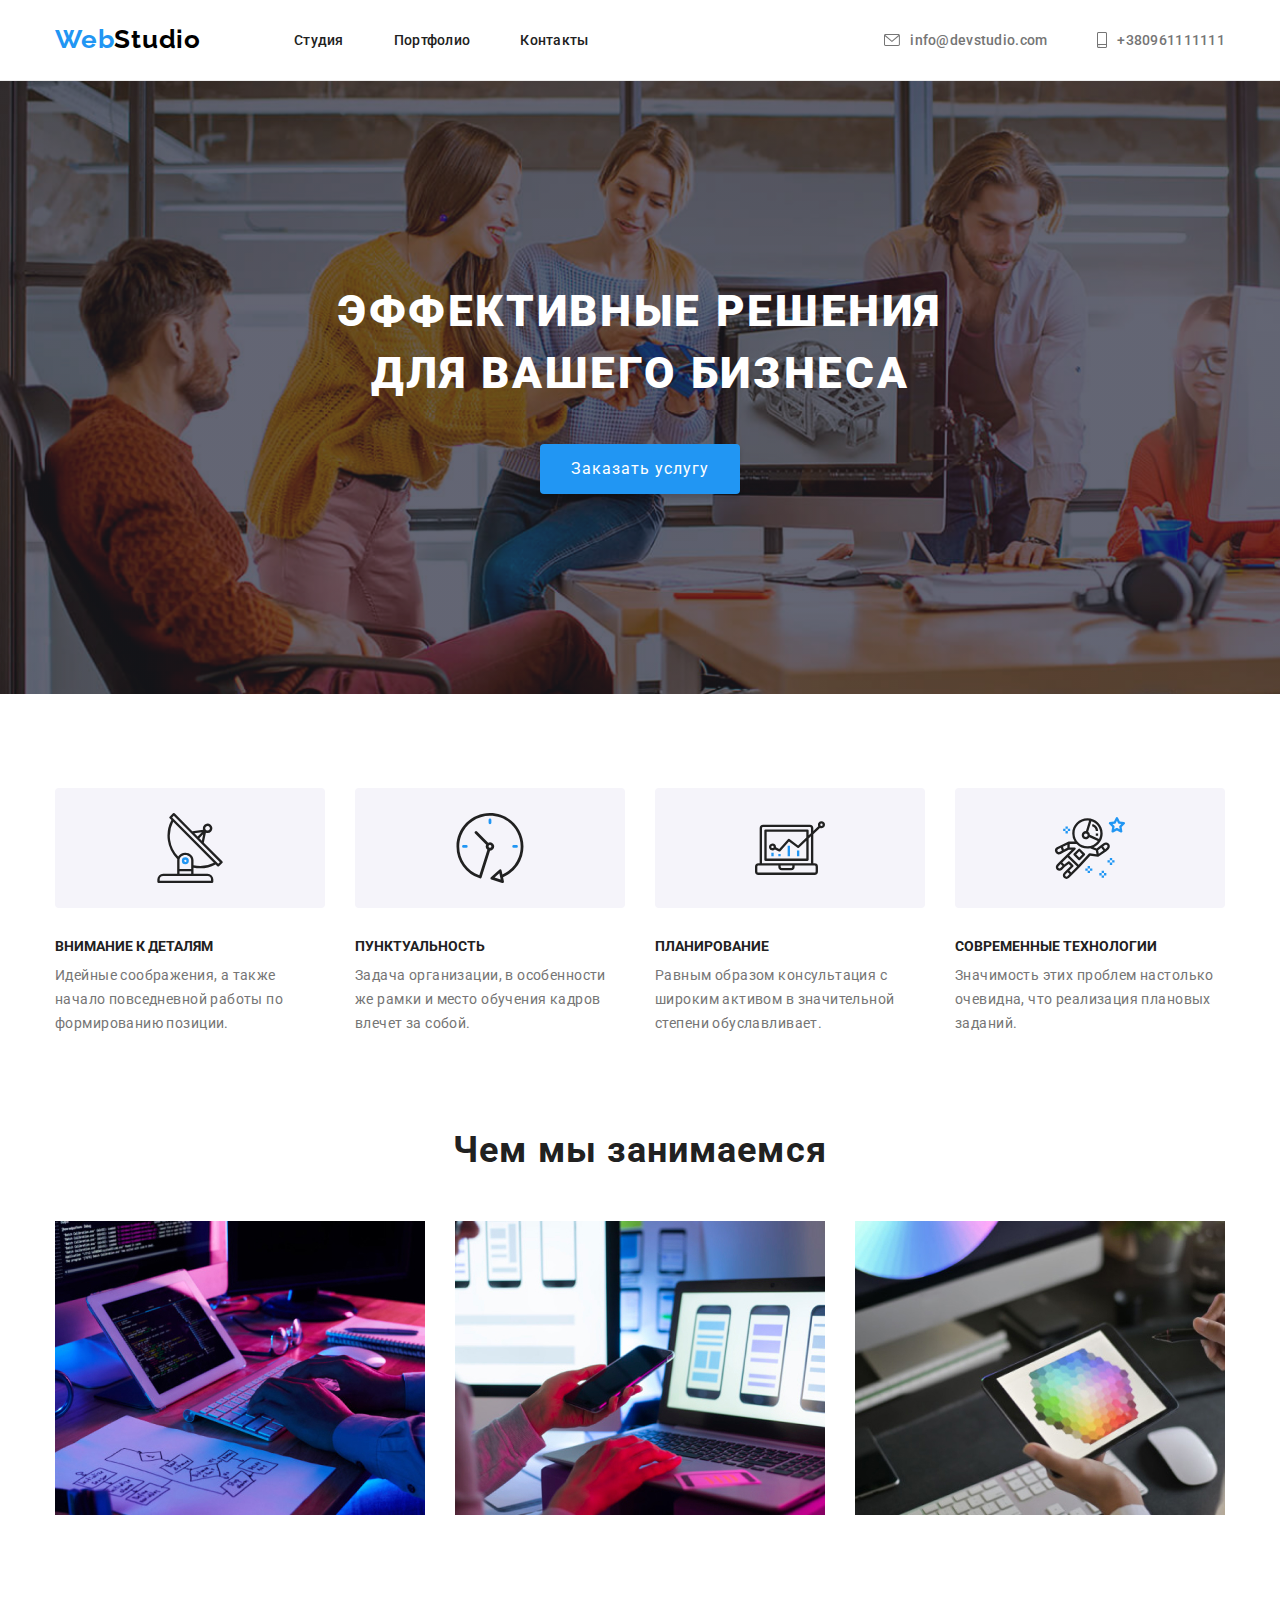
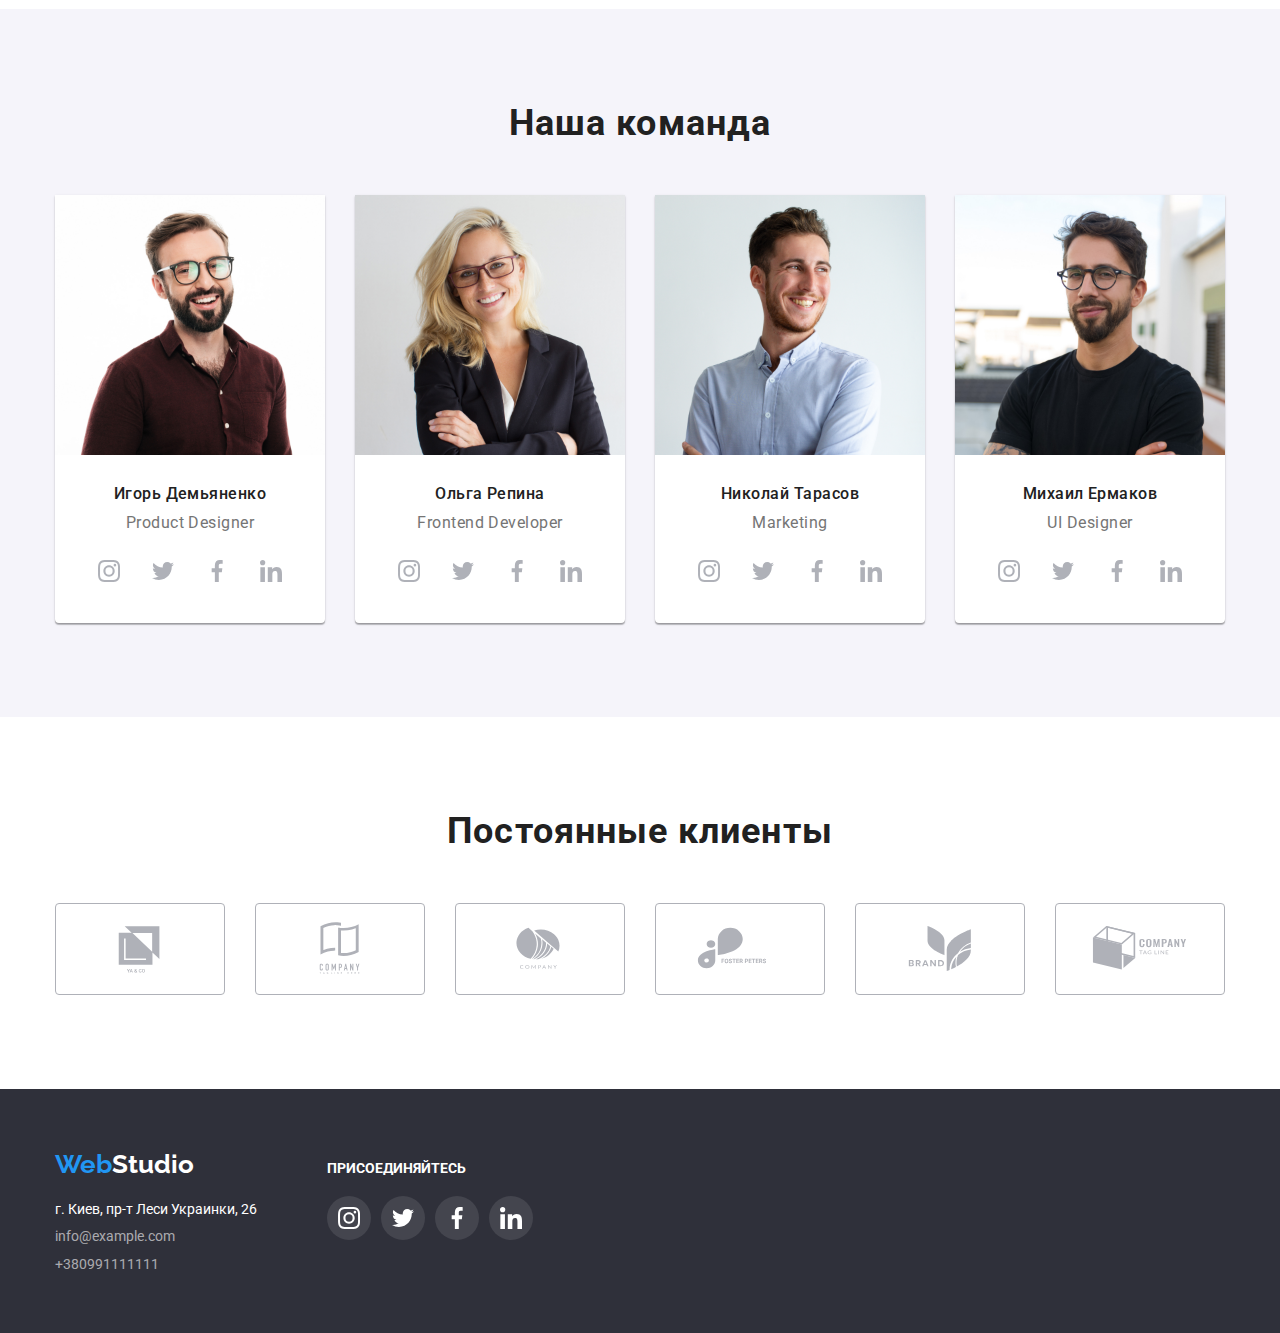
<file: index.html>
<!DOCTYPE html>
<html lang="ru">
  <head>
    <meta charset="utf-8" />
    <title>Студия</title>
    <link rel="preconnect" href="https://fonts.googleapis.com" />
    <link rel="preconnect" href="https://fonts.gstatic.com" crossorigin />
    <link
      href="https://fonts.googleapis.com/css2?family=Raleway:wght@700&family=Roboto:wght@400;500;700;900&display=swap"
      rel="stylesheet"
    />
    <link
      rel="stylesheet"
      href="https://cdnjs.cloudflare.com/ajax/libs/modern-normalize/1.1.0/modern-normalize.min.css"
    />
    <link rel="stylesheet" href="./css/styles.css" />
  </head>

  <body>
    <!--Хедер страницы студиа-->
    <header class="page-header">
      <div class="container maine-nav">
        <a class="logo-header" href="./index.html"
          >Web<samp class="logostudio-header">Studio</samp></a
        >
        <!--Блок навигацыи-->
        <nav>
          <ul class="nav">
            <li class="item">
              <a class="nav-link current" href="./index.html">Студия</a>
            </li>
            <li class="item">
              <a class="nav-link current" href="./portfolio.html">Портфолио</a>
            </li>
            <li class="item"><a class="nav-link" href="">Контакты</a></li>
          </ul>
        </nav>
        <!--Блок контактов хедер-->
        <ul class="contact">
          <li class="item">
            <a class="contact-link" href="mailto:info@devstudio.com"
              ><svg class="icon-contact" width="16" height="12">
                <use href="./images/icon/icons.svg#mail"></use></svg>info@devstudio.com</a>
          </li>
          <li class="item">
            <a class="contact-link" href="tel:+380961111111"
              ><svg class="icon-contact" width="10" height="16">
                <use href="./images/icon/icons.svg#tel"></use></svg>+380961111111</a>
          </li>
        </ul>
      </div>
    </header>

    <main>
      <section class="slogan">
        <h1 class="slogan-text">
          Эффективные решения <br />
          для вашего бизнеса
        </h1>
        <button class="slogan-button" type="button">Заказать услугу</button>
      </section>
      <!--Секцыя приимуществ-->
      <section class="section">
        <div class="container">
          <h2 class="title-benefits">Наши преимущества</h2>
          <ul class="content-list">
            <li class="list">
              <div class="icon-benefits">
                <svg class="content-icon" width="70" height="70">
                  <use href="./images/icon/icons.svg#antenna"></use>
                </svg>
              </div>
              <h3 class="list-title">Внимание к деталям</h3>
              <p class="list-text">
                Идейные соображения, а также начало повседневной работы по
                формированию позиции.
              </p>
            </li>
            <li class="list">
              <div class="icon-benefits">
                <svg class="content-icon" width="70" height="70">
                  <use href="./images/icon/icons.svg#clock"></use>
                </svg>
              </div>
              <h3 class="list-title">Пунктуальность</h3>
              <p class="list-text">
                Задача организации, в особенности же рамки и место обучения
                кадров влечет за собой.
              </p>
            </li>
            <li class="list">
              <div class="icon-benefits">
                <svg class="content-icon" lwidth="70" height="70">
                  <use href="./images/icon/icons.svg#diagram"></use>
                </svg>
              </div>
              <h3 class="list-title">Планирование</h3>
              <p class="list-text">
                Равным образом консультация с широким активом в значительной
                степени обуславливает.
              </p>
            </li>
            <li class="list">
              <div class="icon-benefits">
                <svg class="content-icon" lwidth="70" height="70">
                  <use href="./images/icon/icons.svg#astronaut"></use>
                </svg>
              </div>
              <h3 class="list-title">Современные технологии</h3>
              <p class="list-text">
                Значимость этих проблем настолько очевидна, что реализация
                плановых заданий.
              </p>
            </li>
          </ul>
        </div>
      </section>

      <!--Фото деятельности-->
      <section class="work section">
        <div class="container">
          <h2 class="work-title">Чем мы занимаемся</h2>
          <ul class="work-list">
            <li class="list-work">
              <img
                src="./images/whatarewedoing/imag1.jpg"
                alt="Набор кода"
                width="370"
                height="294"
              />
            </li>
            <li class="list-work">
              <img
                src="./images/whatarewedoing/imag2.jpg"
                alt="Мобильный телефон"
                width="370"
                height="294"
              />
            </li>
            <li class="list-work">
              <img
                src="./images/whatarewedoing/imag3.jpg"
                alt="Планшет с кубичной палитрой"
                width="370"
                height="294"
              />
            </li>
          </ul>
        </div>
      </section>
      <!--Секцыя с командой-->
      <section class="team section">
        <div class="container">
          <h2 class="team-title">Наша команда</h2>
          <ul class="team-list">
            <li class="foto-team-list">
              <img
                class="foto-team"
                src="./images/ourteam/imag1.jpg"
                alt="Игорь Демьяненко"
                width="270"
                height="260"
              />
              <div class="team-subtitle-text">
                <h3 class="team-subtitle">Игорь Демьяненко</h3>
                <p class="team-text" lang="en">Product Designer</p>
                <ul class="socials list">
                  <li class="socials-item">
                    <a class="socials-link socials-link-instagram link" href="">
                      <svg class="socials-icon" width="22" height="22">
                        <use href="./images/icon/icons.svg#instagram"></use>
                      </svg>
                    </a>
                  </li>
                  <li class="socials-item">
                    <a class="socials-link link socials-link-twitter" href="">
                      <svg class="socials-icon" width="22" height="22">
                        <use href="./images/icon/icons.svg#twitter"></use>
                      </svg>
                    </a>
                  </li>
                  <li class="socials-item">
                    <a class="socials-link socials-link-facebook link" href="">
                      <svg class="socials-icon" width="22" height="22">
                        <use href="./images/icon/icons.svg#facebook"></use>
                      </svg>
                    </a>
                  </li>
                  <li class="socials-item">
                    <a class="socials-link socials-link-linkedin link" href="">
                      <svg class="socials-icon" width="22" height="22">
                        <use href="./images/icon/icons.svg#linkedin"></use>
                      </svg>
                    </a>
                  </li>
                </ul>
              </div>
            </li>
            <li class="foto-team-list">
              <img
                class="foto-team"
                src="./images/ourteam/imag2.jpg"
                alt="Ольга Репина"
                width="270"
                height="260"
              />
              <div class="team-subtitle-text">
                <h3 class="team-subtitle">Ольга Репина</h3>
                <p class="team-text" lang="en">Frontend Developer</p>
                <ul class="socials list">
                  <li class="socials-item">
                    <a class="socials-link socials-link-instagram link" href="">
                      <svg class="socials-icon" width="22" height="22">
                        <use href="./images/icon/icons.svg#instagram"></use>
                      </svg>
                    </a>
                  </li>
                  <li class="socials-item">
                    <a class="socials-link link socials-link-twitter" href="">
                      <svg class="socials-icon" width="22" height="22">
                        <use href="./images/icon/icons.svg#twitter"></use>
                      </svg>
                    </a>
                  </li>
                  <li class="socials-item">
                    <a class="socials-link socials-link-facebook link" href="">
                      <svg class="socials-icon" width="22" height="22">
                        <use href="./images/icon/icons.svg#facebook"></use>
                      </svg>
                    </a>
                  </li>
                  <li class="socials-item">
                    <a class="socials-link socials-link-linkedin link" href="">
                      <svg class="socials-icon" width="22" height="22">
                        <use href="./images/icon/icons.svg#linkedin"></use>
                      </svg>
                    </a>
                  </li>
                </ul>
              </div>
            </li>
            <li class="foto-team-list">
              <img
                class="foto-team"
                src="./images/ourteam/imag3.jpg"
                alt="Николай Тарасов"
                width="270"
                height="260"
              />
              <div class="team-subtitle-text">
                <h3 class="team-subtitle">Николай Тарасов</h3>
                <p class="team-text" lang="en">Marketing</p>
                <ul class="socials list">
                  <li class="socials-item">
                    <a class="socials-link socials-link-instagram link" href="">
                      <svg class="socials-icon" width="22" height="22">
                        <use href="./images/icon/icons.svg#instagram"></use>
                      </svg>
                    </a>
                  </li>
                  <li class="socials-item">
                    <a class="socials-link link socials-link-twitter" href="">
                      <svg class="socials-icon" width="22" height="22">
                        <use href="./images/icon/icons.svg#twitter"></use>
                      </svg>
                    </a>
                  </li>
                  <li class="socials-item">
                    <a class="socials-link socials-link-facebook link" href="">
                      <svg class="socials-icon" width="22" height="22">
                        <use href="./images/icon/icons.svg#facebook"></use>
                      </svg>
                    </a>
                  </li>
                  <li class="socials-item">
                    <a class="socials-link socials-link-linkedin link" href="">
                      <svg class="socials-icon" width="22" height="22">
                        <use href="./images/icon/icons.svg#linkedin"></use>
                      </svg>
                    </a>
                  </li>
                </ul>
              </div>
            </li>
            <li class="foto-team-list">
              <img
                class="foto-team"
                src="./images/ourteam/imag4.jpg"
                alt="Михаил Ермаков"
                width="270"
                height="260"
              />
              <div class="team-subtitle-text">
                <h3 class="team-subtitle">Михаил Ермаков</h3>
                <p class="team-text" lang="en">UI Designer</p>
                <ul class="socials list">
                  <li class="socials-item">
                    <a class="socials-link socials-link-instagram link" href="">
                      <svg class="socials-icon" width="22" height="22">
                        <use href="./images/icon/icons.svg#instagram"></use>
                      </svg>
                    </a>
                  </li>
                  <li class="socials-item">
                    <a class="socials-link link socials-link-twitter" href="">
                      <svg class="socials-icon" width="22" height="22">
                        <use href="./images/icon/icons.svg#twitter"></use>
                      </svg>
                    </a>
                  </li>
                  <li class="socials-item">
                    <a class="socials-link socials-link-facebook link" href="">
                      <svg class="socials-icon" width="22" height="22">
                        <use href="./images/icon/icons.svg#facebook"></use>
                      </svg>
                    </a>
                  </li>
                  <li class="socials-item">
                    <a class="socials-link socials-link-linkedin link" href="">
                      <svg class="socials-icon" width="22" height="22">
                        <use href="./images/icon/icons.svg#linkedin"></use>
                      </svg>
                    </a>
                  </li>
                </ul>
              </div>
            </li>
          </ul>
        </div>
      </section>
      <!--Секция постояные клиенти-->
      <section class="clients section">
        <div class="container">
        <h2 class="title-clients">Постоянные клиенты</h2>
        <ul class="clients-list-icon-link">
          <li class="clients-list">
            <a class="clients-link" href="">
              <svg class="clients-icon" width="106" height="60">
                <use href="./images/icon/icons.svg#Logo1"></use>
              </svg>
            </a>
          </li>
          <li class="clients-list">
            <a class="clients-link" href="">
              <svg class="clients-icon" width="106" height="60">
                <use href="./images/icon/icons.svg#Logo2"></use>
              </svg>
            </a>
          </li>
          <li class="clients-list">
            <a class="clients-link" href="">
              <svg class="clients-icon" width="106" height="60">
                <use href="./images/icon/icons.svg#Logo3"></use>
              </svg>
            </a>
          </li>
          <li class="clients-list">
            <a class="clients-link" href="">
              <svg class="clients-icon" width="106" height="60">
                <use href="./images/icon/icons.svg#Logo4"></use>
              </svg>
            </a>
          </li>
          <li class="clients-list">
            <a class="clients-link" href="">
              <svg class="clients-icon" width="106" height="60">
                <use href="./images/icon/icons.svg#Logo5"></use>
              </svg>
            </a>
          </li>
          <li class="clients-list">
            <a class="clients-link" href="">
              <svg class="clients-icon" width="106" height="60">
                <use href="./images/icon/icons.svg#Logo6"></use>
              </svg>
            </a>
          </li>
        </ul>
      </div>
      </section>
    </main>
    <!--Футер страницы Студия с контактами-->
    <footer class="page-footer">
      <div class="container footer-container">
      <div class="address-wraper">
        <a class="logo-footer" href="./index.html"
          >Web<samp class="logostudio-footer">Studio</samp></a>
        <address class="address">
          <ul class="address-list">
            <li class="contact-list-footer">
              <a
                class="contactfooter-map"
                href="https://www.google.com/maps/place/бул.+Леси+Украинки,+26,+Киев,+02000/data=!4m2!3m1!1s0x40d4cf0e033ecbe9:0x57a4dffefec77da0?sa=X&ved=2ahUKEwislPPghuL1AhVr-ioKHfEvBboQ8gF6BAgbEAE"
                target="_blank"
                >г. Киев, пр-т Леси Украинки, 26</a>
            </li>
            <li class="contact-list-footer">
              <a class="contactfooter" href="mailto:info@example.com"
                >info@example.com</a>
            </li>
            <li class="contact-list-footer">
              <a class="contactfooter" href="tel:+380991111111"
                >+380991111111</a>
            </li>
          </ul>
        </address>
      </div>
      <div class="socials-link-wraper">
        <h2 class="text-footer-socials">присоединяйтесь</h2>
        <ul class="socials-list-footer">
          <li class="socials-footer">
            <a class="socials-link-footer" href="">
              <svg class="socials-icon-footer" width="22" height="22">
                <use href="./images/icon/icons.svg#instagram"></use>
              </svg>
            </a>
          </li>
          <li class="socials-footer">
            <a class="socials-link-footer" href="">
              <svg class="socials-icon-footer" width="22" height="22">
                <use href="./images/icon/icons.svg#twitter"></use>
              </svg>
            </a>
          </li>
          <li class="socials-footer">
            <a class="socials-link-footer" href="">
              <svg class="socials-icon-footer" width="22" height="22">
                <use href="./images/icon/icons.svg#facebook"></use>
              </svg>
            </a>
          </li>
          <li class="socials-footer">
            <a class="socials-link-footer" href="">
              <svg class="socials-icon-footer" width="22" height="22">
                <use href="./images/icon/icons.svg#linkedin"></use>
              </svg>
            </a>
          </li>
        </ul>
      </div>
    </div>
    </footer>
  </body>
</html>
</file>
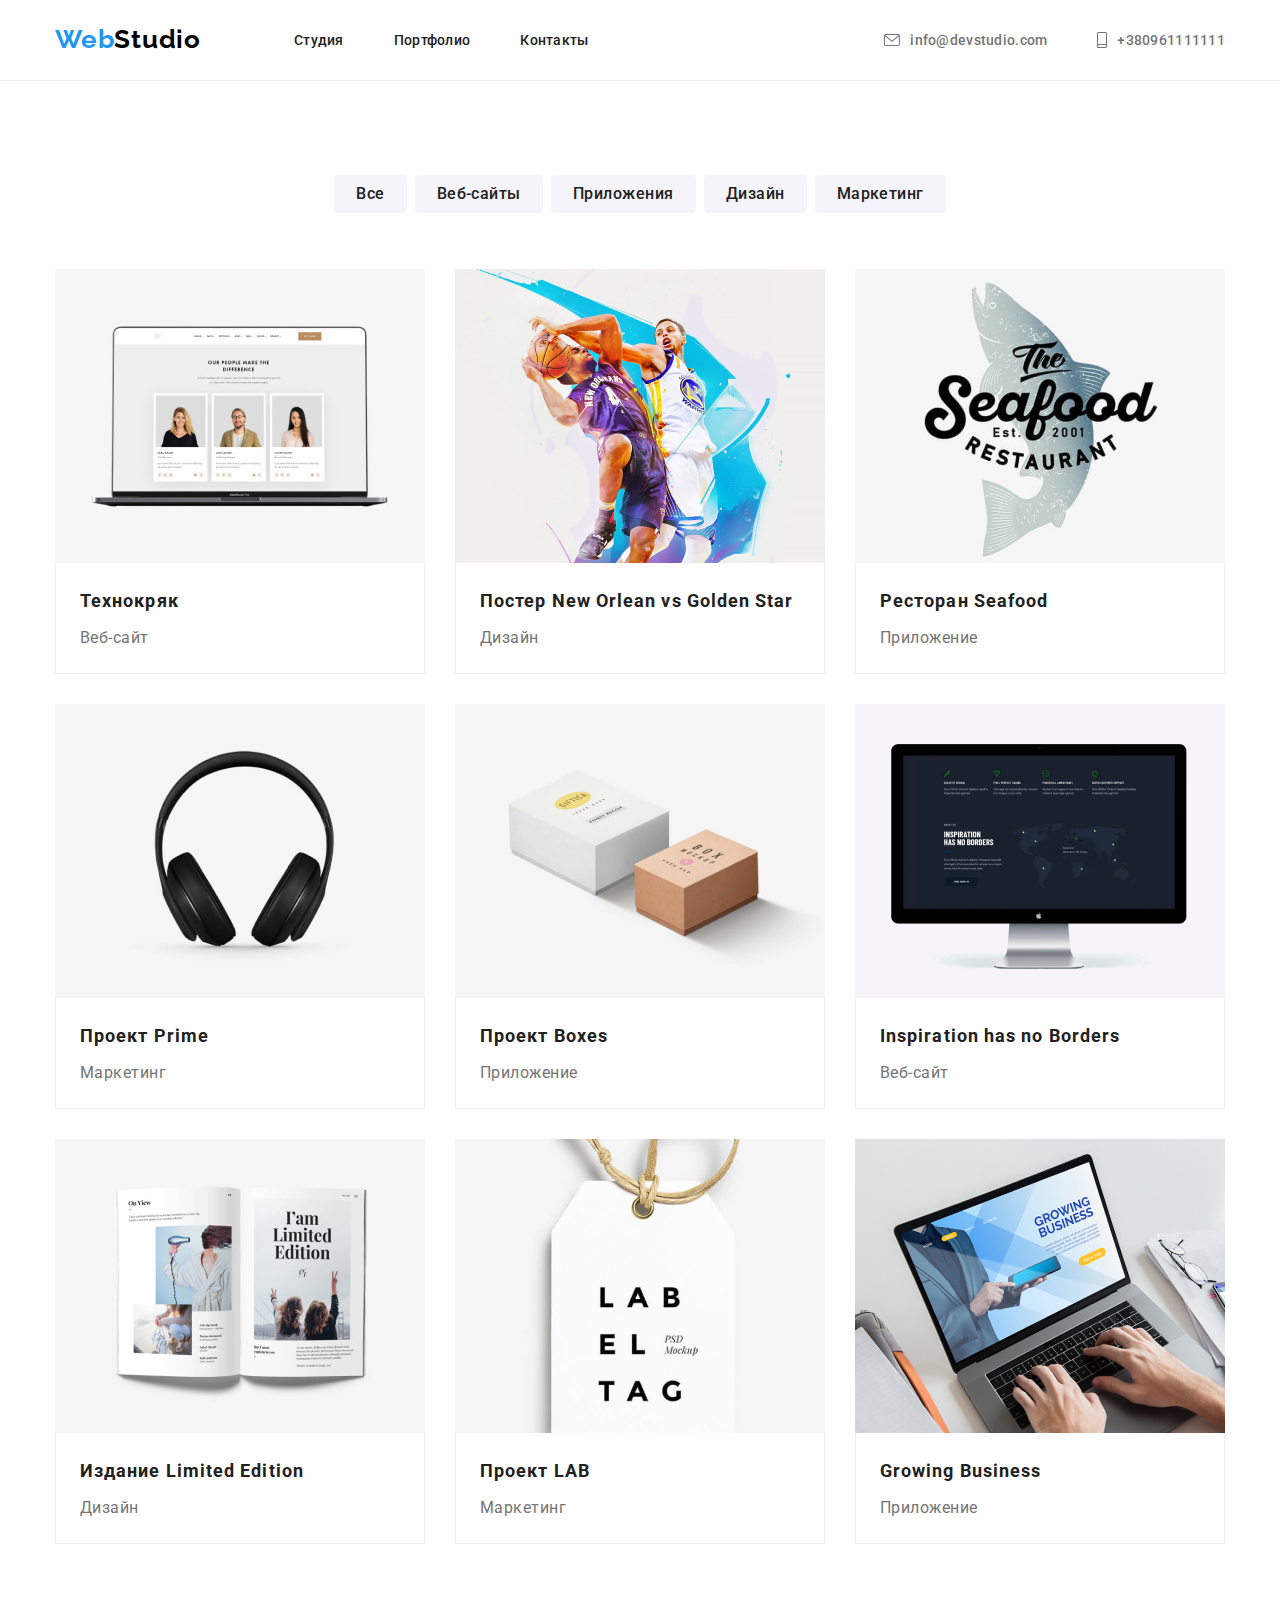
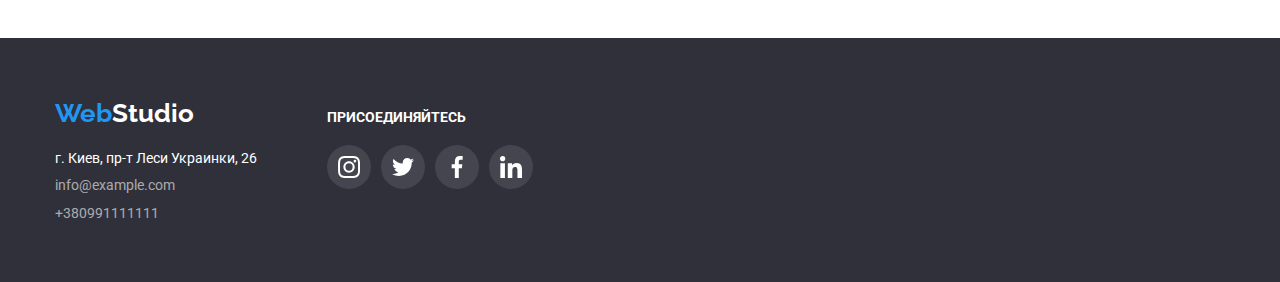
<file: portfolio.html>
<!DOCTYPE html>
<html lang="ru">
  <head>
    <meta charset="UTF-8" />
    <title>Студия</title>
    <link rel="preconnect" href="https://fonts.googleapis.com" />
    <link rel="preconnect" href="https://fonts.gstatic.com" crossorigin />
    <link
      href="https://fonts.googleapis.com/css2?family=Raleway:wght@700&family=Roboto:wght@400;500;700;900&display=swap"
      rel="stylesheet"
    />
    <link
      rel="stylesheet"
      href="https://cdnjs.cloudflare.com/ajax/libs/modern-normalize/1.1.0/modern-normalize.min.css"
    />
    <link rel="stylesheet" href="./css/styles.css" />
  </head>

  <body>
    <!--Хедер страницы портфолио-->
    <header class="page-header">
      <div class="container maine-nav">
        <a class="logo-header" href="./index.html"
          >Web<samp class="logostudio-header">Studio</samp></a
        >
        <!--Блок навигацыи-->
        <nav>
          <ul class="nav">
            <li class="item">
              <a class="nav-link current" href="./index.html">Студия</a>
            </li>
            <li class="item">
              <a class="nav-link current" href="./portfolio.html">Портфолио</a>
            </li>
            <li class="item"><a class="nav-link" href="">Контакты</a></li>
          </ul>
        </nav>
        <!--Блок контактов хедер-->
        <ul class="contact">
          <li class="item">
            <a class="contact-link" href="mailto:info@devstudio.com"
              ><svg class="icon-contact" width="16" height="12">
                <use href="./images/icon/icons.svg#mail"></use></svg>info@devstudio.com</a>
          </li>
          <li class="item">
            <a class="contact-link" href="tel:+380961111111"
              ><svg class="icon-contact" width="10" height="16">
                <use href="./images/icon/icons.svg#tel"></use></svg>+380961111111</a>
          </li>
        </ul>
      </div>
    </header>

    <main>
      <!--Блок кнопок навигацыи проектов страницы портфолио-->
      <section class="section">
        <div class="container">
          <h1 class="title-hiding">Портфолио</h1>
          <ul class="filter">
            <li class="filter-button">
              <button class="button" type="button">Все</button>
            </li>
            <li class="filter-button">
              <button class="button" type="button">Веб-сайты</button>
            </li>
            <li class="filter-button">
              <button class="button" type="button">Приложения</button>
            </li>
            <li class="filter-button">
              <button class="button" type="button">Дизайн</button>
            </li>
            <li class="filter-button">
              <button class="button" type="button">Маркетинг</button>
            </li>
          </ul>
          <!--Фото проектов-->
          <ul class="portfolio">
            <li class="portfolio-list">
              <a class="portfolio-link" href=""><img
                class=".foto-portfolio"
                src="./images/imag1.jpg"
                alt="Ноудтун с сайтом"
                width="370"
                height="294"
              />
              <div class="portfolio-title-text">
                <h3 class="title-portfolio">Технокряк</h3>
                <p class="text-portfolio">Веб-сайт</p>
              </div>
            </a>
            </li>
            <li class="portfolio-list">
              <a class="portfolio-link" href=""><img
                class=".foto-portfolio"
                src="./images/imag2.jpg"
                alt="Баскетболисты"
                width="370"
                height="294"
              />
              <div class="portfolio-title-text">
                <h3 class="title-portfolio">
                  Постер New Orlean vs Golden Star
                </h3>
                <p class="text-portfolio">Дизайн</p>
              </div>
            </a>
            </li>
            <li class="portfolio-list">
              <a class="portfolio-link" href=""><img
                class=".foto-portfolio"
                src="./images/imag3.jpg"
                alt="Рыба с надписью"
                width="370"
                height="294"
              />
              <div class="portfolio-title-text">
                <h3 class="title-portfolio">Ресторан Seafood</h3>
                <p class="text-portfolio">Приложение</p>
              </div>
            </a>
            </li>
            <li class="portfolio-list">
              <a class="portfolio-link" href=""><img
                class=".foto-portfolio"
                src="./images/imag4.jpg"
                alt="Наушники"
                width="370"
                height="294"
              />
              <div class="portfolio-title-text">
                <h3 class="title-portfolio">Проект Prime</h3>
                <p class="text-portfolio">Маркетинг</p>
              </div>
            </a>
            </li>
            <li class="portfolio-list">
              <a class="portfolio-link" href=""><img
                class=".foto-portfolio"
                src="./images/imag5.jpg"
                alt="Две коробки"
                width="370"
                height="294"
              />
              <div class="portfolio-title-text">
                <h3 class="title-portfolio">Проект Boxes</h3>
                <p class="text-portfolio">Приложение</p>
              </div>
            </a>
            </li>
            <li class="portfolio-list">
              <a class="portfolio-link" href=""><img
                class=".foto-portfolio"
                src="./images/imag6.jpg"
                alt="Мак"
                width="370"
                height="294"
              />
              <div class="portfolio-title-text">
                <h3 class="title-portfolio">Inspiration has no Borders</h3>
                <p class="text-portfolio">Веб-сайт</p>
              </div>
            </a>
            </li>
            <li class="portfolio-list">
              <a class="portfolio-link" href=""><img
                class=".foto-portfolio"
                src="./images/imag7.jpg"
                alt="Журнал"
                width="370"
                height="294"
              />
              <div class="portfolio-title-text">
                <h3 class="title-portfolio">Издание Limited Edition</h3>
                <p class="text-portfolio">Дизайн</p>
              </div>
            </a>
            </li>
            <li class="portfolio-list">
              <a class="portfolio-link" href=""><img
                class=".foto-portfolio"
                src="./images/imag8.jpg"
                alt="Этикетка"
                width="370"
                height="294"
              />
              <div class="portfolio-title-text">
                <h3 class="title-portfolio">Проект LAB</h3>
                <p class="text-portfolio">Маркетинг</p>
              </div>
              </a>
            </li>
            <li class="portfolio-list">
              <a class="portfolio-link" href=""><img
                class=".foto-portfolio"
                src="./images/imag9.jpg"
                alt="Ноудбук с сайтом"
                width="370"
                height="294"
              />
              <div class="portfolio-title-text">
                <h3 class="title-portfolio">Growing Business</h3>
                <p class="text-portfolio">Приложение</p>
              </div>
              </a>
            </li>
          </ul>
        </div>
      </section>
    </main>
    <!--Футер страницы портфолио с контактами-->
    <footer class="page-footer">
      <div class="container footer-container">
      <div class="address-wraper">
        <a class="logo-footer" href="./index.html"
          >Web<samp class="logostudio-footer">Studio</samp></a>
        <address class="address">
          <ul class="address-list">
            <li class="contact-list-footer">
              <a
                class="contactfooter-map"
                href="https://www.google.com/maps/place/бул.+Леси+Украинки,+26,+Киев,+02000/data=!4m2!3m1!1s0x40d4cf0e033ecbe9:0x57a4dffefec77da0?sa=X&ved=2ahUKEwislPPghuL1AhVr-ioKHfEvBboQ8gF6BAgbEAE"
                target="_blank"
                >г. Киев, пр-т Леси Украинки, 26</a>
            </li>
            <li class="contact-list-footer">
              <a class="contactfooter" href="mailto:info@example.com"
                >info@example.com</a>
            </li>
            <li class="contact-list-footer">
              <a class="contactfooter" href="tel:+380991111111"
                >+380991111111</a>
            </li>
          </ul>
        </address>
      </div>
      <div class="socials-link-wraper">
        <h2 class="text-footer-socials">присоединяйтесь</h2>
        <ul class="socials-list-footer">
          <li class="socials-footer">
            <a class="socials-link-footer" href="">
              <svg class="socials-icon-footer" width="22" height="22">
                <use href="./images/icon/icons.svg#instagram"></use>
              </svg>
            </a>
          </li>
          <li class="socials-footer">
            <a class="socials-link-footer" href="">
              <svg class="socials-icon-footer" width="22" height="22">
                <use href="./images/icon/icons.svg#twitter"></use>
              </svg>
            </a>
          </li>
          <li class="socials-footer">
            <a class="socials-link-footer" href="">
              <svg class="socials-icon-footer" width="22" height="22">
                <use href="./images/icon/icons.svg#facebook"></use>
              </svg>
            </a>
          </li>
          <li class="socials-footer">
            <a class="socials-link-footer" href="">
              <svg class="socials-icon-footer" width="22" height="22">
                <use href="./images/icon/icons.svg#linkedin"></use>
              </svg>
            </a>
          </li>
        </ul>
      </div>
    </div>
    </footer>
  </body>
</html>
</file>
<file: css/styles.css>
:root {
  /*Шрифти*/
  --main-fons: "Roboto", sans-serif;
  --secondary-fons: "Raleway", sans-serif;
  /*Цвет*/
  --main-color: #212121;
  --complementary-color: #757575;
  --activ-link-but: #2196f3;
  --background-button: #f5f4fa;
  --white: #fff;
  --icon-color: #AFB1B8;
}

h1,
h2,
h3,
h4,
p {
  margin-top: 0;
  margin-bottom: 0;
}

ul {
  list-style: none;
  margin: 0;
  padding: 0;
}

body {
  color: var(--main-color);
  background-color: var(--white);
  font-family: var(--main-fons);
}

img {
  max-width: 100%;
  height: auto;
  display: block;
}
.container {
  width: 1200px;
  padding-left: 15px;
  padding-right: 15px;
  margin-left: auto;
  margin-right: auto;
}
.section {
  padding-top: 94px;
  padding-bottom: 94px;
}

/*Стили хидера*/
.page-header {
  border-bottom: 1px solid #ececec;
}
.maine-nav {
  display: flex;
  align-items: center;
}
.logo-header {
  color: var(--activ-link-but);

  text-decoration: none;
  font-family: var(--secondary-fons);
  font-size: 26px;
  font-weight: 700;
  line-height: 1.2;
  letter-spacing: 0.03em;
}
.logostudio-header {
  color: rgb(0, 0, 0);
  text-decoration: none;
  font-family: var(--secondary-fons);
  font-size: 26px;
  font-weight: 700;
  line-height: 1.2;
  letter-spacing: 0.03em;
}

.nav {
  display: flex;
  margin-left: 93px;
}
.nav .item + .item {
  margin-left: 50px;
}

.nav-link {
  display: block;
  padding-top: 32px;
  padding-bottom: 32px;

  color: var(--main-color);

  font-size: 14px;
  font-weight: 500;
  line-height: 1.15;
  letter-spacing: 0.02em;
  text-decoration: none;
}


.nav-link:hover,
.nav-link:focus {
  color: var(--activ-link-but);
}
.contact {
  display: flex;
  list-style: none;
  margin-left: auto;
}
.contact .item + .item {
  margin-left: 50px;
}
.contact-link {
display: flex;
justify-content: center;
align-items: center;
  padding-top: 32px;
  padding-bottom: 32px;

  color: var(--complementary-color);
  font-weight: 500;
  font-size: 14px;
  line-height: 1.15;
  letter-spacing: 0.02em;
  text-decoration: none;
}
.contact-link:hover,
.contact-link:focus {
  color: var(--activ-link-but);
}
.icon-contact{
margin-right: 10px;
fill: currentColor;
}

/*Стиль слогана и кнопка заказа на странице "Студия". */
.slogan {
  max-width: 1600px;
  margin-left: auto;
  margin-right: auto;
  padding-top: 200px;
  padding-bottom: 200px;
  background-color: #2f303a;
  text-align: center;

  background-image: linear-gradient(rgba(47, 48, 58, 0.4), rgba(47, 48, 58, 0.4)), url(../images/Imgbg.png);
  background-repeat: no-repeat;
  background-size: cover;

}
.slogan-text {
  color: var(--white);

  font-weight: 900;
  font-size: 44px;
  line-height: 1.4;
  text-align: center;
  letter-spacing: 0.06em;
  text-transform: uppercase;
}
.slogan-button {
  margin-top: 40px;

  color: var(--white);
  background-color: var(--activ-link-but);

  width: 200px;
  height: 50px;
  font-size: 16px;
  line-height: 1.87;
  text-align: center;
  letter-spacing: 0.06em;
  box-shadow: 0px 4px 4px rgba(0, 0, 0, 0.15);
  border-radius: 4px;
  border: var(--activ-link-but);
  cursor: pointer;
}
.slogan-button:hover,
.slogan-button:focus {
  background-color: #188ce8;
}
/*Стиль списка текста на странице "Студия".*/
.title-benefits {
  position: absolute;
  width: 1px;
  height: 1px;
  margin: -1px;
  border: 0;
  padding: 0;
  white-space: nowrap;
  clip-path: inset(100%);
  clip: rect(0 0 0 0);
  overflow: hidden;
}

.content-list {
  display: flex;
}
.content-list .list + .list {
  margin-left: 30px;
}

.icon-benefits{
  display: flex;
  justify-content: center;
  align-items: center;
  margin-bottom: 30px;

  width: 270px;
  height: 120px;
  background-color: var(--background-button);
  border-radius: 4px;
}

.list-title {
  text-transform: uppercase;
  font-style: normal;
  font-weight: 700;
  font-size: 14px;
  line-height: 16px;
  letter-spacing: 1.14;
}
.list-text {
  margin-top: 10px;

  width: 270px;
  color: var(--complementary-color);
  font-weight: 400;
  font-size: 14px;
  line-height: 1.7;
  letter-spacing: 0.03em;
}

/*Стиль заголовка на странице "Студия".*/
.work {
  padding-top: 0;
}
.work-list {
  margin-top: 50px;
  display: flex;
}
.work-list .list-work + .list-work {
  margin-left: 30px;
  margin-right: 0;
}
.work-title {
  font-weight: 700;
  font-size: 36px;
  line-height: 1.16;
  text-align: center;
  letter-spacing: 0.03em;
}

/*Стиль заголовков и текста информации о команде на странице "Студия".*/
.team {
  background-color: #f5f4fa;
}
.team-list {
  display: flex;
}
.team-title {
  margin-bottom: 50px;

  font-weight: 700;
  font-size: 36px;
  line-height: 1.16;
  text-align: center;
  letter-spacing: 0.03em;
}
.foto-team-list {
  background-color: var(--white);
  text-align: center;
  width: 270px;
  box-shadow: 0px 1px 3px rgba(0, 0, 0, 0.12), 0px 1px 1px rgba(0, 0, 0, 0.14),
    0px 2px 1px rgba(0, 0, 0, 0.2);
  border-radius: 0px 0px 4px 4px;
}
.team-list .foto-team-list + .foto-team-list {
  margin-left: 30px;
  margin-right: 0px;
}
.team-subtitle-text {
  padding-top: 30px;
  padding-bottom: 30px;
}
.team-subtitle {
  font-weight: 500;
  font-size: 16px;
  line-height: 1.18;
  letter-spacing: 0.03em;
}
.team-text {
  margin-top: 10px;
  margin-bottom: 16px;

  color: var(--complementary-color);
  font-weight: 400;
  font-size: 16px;
  line-height: 1.18;
  letter-spacing: 0.03em;
}
.team-list {
  list-style: none;
}

.socials {
  display: flex;
  justify-content: center;
}
.socials-item {
  margin-right: 10px;
}
.socials-item:last-child{
  margin-right: 0;
}
.socials-link {
  display: flex;
  justify-content: center;
  align-items: center;

  width: 44px;
  height: 44px;

  background-color: var(--white);
  border-radius: 50%;
}
.socials-link:hover,
.socials-link:focus {
  background-color: var(--activ-link-but)}
.socials-link:hover .socials-icon,
.socials-link:focus .socials-icon{fill: var(--white);}
.socials-icon{
  fill: var(--icon-color);
}

/*Стили постояные клиенты*/
.title-clients{
  margin-bottom: 50px;

  font-weight: 700;
  font-size: 36px;
  line-height: 1.16;
  text-align: center;
  letter-spacing: 0.03em;
}

.clients-list-icon-link{
  display: flex;
}

.clients-list{
width: 170px;
height: 92px;
margin-right: 30px;

border: 1px solid var(--icon-color);
box-sizing: border-box;
border-radius: 4px;
}
.clients-list:hover,
.clients-list:focus{
  border: 1px solid var(--activ-link-but);
  box-sizing: border-box;
  border-radius: 4px;
}
.clients-list:last-child {
  margin-right: 0;
}

.clients-link{
  display: flex;
  justify-content: center;
  align-items: center;
  box-sizing: border-box;
  width: 100%;
  height: 100%;
  fill: var(--icon-color);
  cursor: pointer;
}
.clients-link:hover,
.clients-link:focus{
  fill: var(--activ-link-but);
}



/*Стиль кнопок фильтра на странице "Портфолио".*/

.title-hiding{
  position: absolute;
    width: 1px;
    height: 1px;
    margin: -1px;
    border: 0;
    padding: 0;
    white-space: nowrap;
    clip-path: inset(100%);
    clip: rect(0 0 0 0);
    overflow: hidden;}
.filter {
  list-style: none;
  display: flex;
  justify-content: center;
  margin-bottom: 56px;
}

.filter-button:not(:last-child) {
  margin-right: 8px;
}

.button {
  padding: 6px 22px;
  list-style: none;
  border-radius: 4px;
  cursor: pointer;
  border: none;

  color: var(--main-color);
  background-color: var(--background-button);

  font-family: var(--main-fons);
  font-style: normal;
  font-weight: 500;
  font-size: 16px;
  line-height: 1.62;
  text-align: center;
  letter-spacing: 0.03em;
}
.button:hover,
.button:focus {
  background-color: var(--activ-link-but);
  color: var(--white);
  box-shadow: 0px 3px 1px rgba(0, 0, 0, 0.1), 0px 1px 2px rgba(0, 0, 0, 0.08),
    0px 2px 2px rgba(0, 0, 0, 0.12);
}

/*Стиль текста портфолио на странице "Портфолио".*/
.portfolio {
  list-style: none;
  display: flex;
  flex-wrap: wrap;
}

.portfolio-list {
  background-color: var(--white);
  width: 370px;
  margin-right: 30px;
  margin-bottom: 30px;
}
.portfolio-list:nth-child(3n) {
  margin-right: 0;
}
.portfolio-list:nth-last-child(-n + 3) {
  margin-bottom: 0px;
}

.portfolio-link{
  display: block;
  text-decoration: none;
}
.portfolio-link:hover,
.portfolio-link:focus{

  box-shadow: 0px 1px 1px rgba(0, 0, 0, 0.12), 0px 4px 4px rgba(0, 0, 0, 0.06),
  1px 4px 6px rgba(0, 0, 0, 0.16);}


.portfolio-title-text {
  padding: 20px 24px 20px 24px;
  background: #ffffff;
  border-right: 1px solid #eeeeee;
  border-bottom: 1px solid #eeeeee;
  border-left: 1px solid #eeeeee;
  box-sizing: border-box;
}

.title-portfolio {
color: var(--main-color);
  font-weight: 700;
  font-size: 18px;
  line-height: 2;
  letter-spacing: 0.06em;
}
.text-portfolio {
  margin-top: 4px;
  color: var(--complementary-color);
  font-size: 16px;
  line-height: 1.87;
  letter-spacing: 0.03em;
}


/*Стиль футера*/

.page-footer {
  padding-top: 60px;
  padding-bottom: 60px;
  background-color: #2f303a;
}

.footer-container{
display: flex;
align-items: baseline;
}
.address-wraper{
margin-right: 70px;
}
.logo-footer {
  color: var(--activ-link-but);
  text-decoration: none;
  font-family: var(--secondary-fons);
  font-size: 26px;
  font-weight: 700;
  line-height: 1.2;
}
.logostudio-footer {
  text-align: center;
  color: var(--white);
  text-decoration: none;
  font-family: var(--secondary-fons);
  font-size: 26px;
  font-weight: 700;
  line-height: 1.2;
}
.address {
  margin-top: 20px;
}
.address-list {
  list-style: none;
}

.contact-list-footer:not(:last-child) {
  margin-bottom: 9px;
}
.contactfooter-map {
  margin-top: 20px;
  color: var(--white);
  font-style: normal;
  text-decoration: none;
  font-size: 14px;
}
.contactfooter-map:hover,
.contactfooter-map:focus{
  color: var(--activ-link-but);
}
.contactfooter {
  color: rgba(255, 255, 255, 0.6);
  font-style: normal;
  text-decoration: none;
  font-size: 14px;
}
.contactfooter:hover,
.contactfooter:focus{
  color: var(--activ-link-but);
}

.socials-link-wraper{
display: block;
}
.text-footer-socials{
  margin-bottom: 20px;

  text-transform: uppercase;
  font-style: normal;
  font-weight: 700;
  font-size: 14px;
  line-height: 16px;
  letter-spacing: 1.14;
  color: var(--white);
}

.socials-list-footer{
display: flex;
}
.socials-footer:not(last-chilt) {
  margin-right: 10px
}
.socials-link-footer{
  display: flex;
  justify-content: center;
  align-items: center;

  width: 44px;
  height: 44px;

  background-color: rgba(255, 255, 255, 0.1);;
  border-radius: 50%;
}

.socials-icon-footer{
  fill: var(--white);
}
.socials-link-footer:hover,
.socials-link-footer:focus {
  background-color: var(--activ-link-but)}
.socials-link-footer:hover .socials-icon-footer,
.socials-link-footer:focus .socials-icon-footer{fill: var(--white);}
</file>
